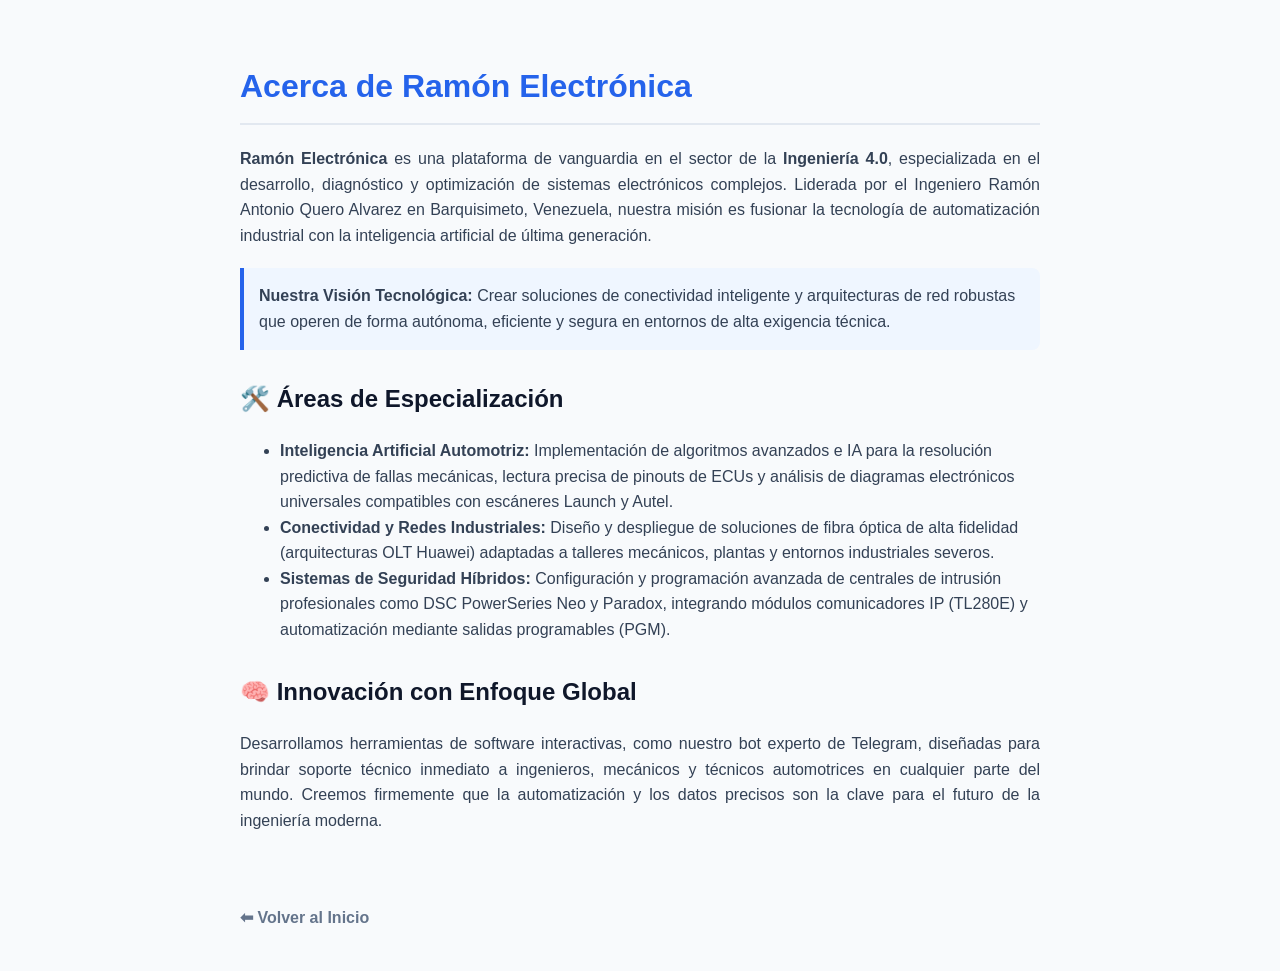
<file: acerca-de.html>
<!DOCTYPE html>
<html lang="es">
<head>
    <meta charset="UTF-8">
    <meta name="viewport" content="width=device-width, initial-scale=1.0">
    <title>Acerca de - Ramón Electrónica</title>
    <style>
        body { font-family: sans-serif; line-height: 1.6; color: #334155; max-width: 800px; margin: 0 auto; padding: 40px 20px; background-color: #f8fafc; }
        h1 { color: #2563eb; border-bottom: 2px solid #e2e8f0; padding-bottom: 10px; }
        h2 { color: #0f172a; margin-top: 30px; }
        p { text-align: justify; font-size: 16px; }
        .highlight { background-color: #eff6ff; border-left: 4px solid #2563eb; padding: 15px; margin: 20px 0; border-radius: 0 8px 8px 0; }
        .back-btn { display: inline-block; margin-top: 30px; color: #64748b; text-decoration: none; font-weight: bold; }
        .back-btn:hover { color: #334155; }
    </style>
</head>
<body>

    <h1>Acerca de Ramón Electrónica</h1>
    <p><strong>Ramón Electrónica</strong> es una plataforma de vanguardia en el sector de la <strong>Ingeniería 4.0</strong>, especializada en el desarrollo, diagnóstico y optimización de sistemas electrónicos complejos. Liderada por el Ingeniero Ramón Antonio Quero Alvarez en Barquisimeto, Venezuela, nuestra misión es fusionar la tecnología de automatización industrial con la inteligencia artificial de última generación.</p>

    <div class="highlight">
        <strong>Nuestra Visión Tecnológica:</strong> Crear soluciones de conectividad inteligente y arquitecturas de red robustas que operen de forma autónoma, eficiente y segura en entornos de alta exigencia técnica.
    </div>

    <h2>🛠️ Áreas de Especialización</h2>
    <ul>
        <li><strong>Inteligencia Artificial Automotriz:</strong> Implementación de algoritmos avanzados e IA para la resolución predictiva de fallas mecánicas, lectura precisa de pinouts de ECUs y análisis de diagramas electrónicos universales compatibles con escáneres Launch y Autel.</li>
        <li><strong>Conectividad y Redes Industriales:</strong> Diseño y despliegue de soluciones de fibra óptica de alta fidelidad (arquitecturas OLT Huawei) adaptadas a talleres mecánicos, plantas y entornos industriales severos.</li>
        <li><strong>Sistemas de Seguridad Híbridos:</strong> Configuración y programación avanzada de centrales de intrusión profesionales como DSC PowerSeries Neo y Paradox, integrando módulos comunicadores IP (TL280E) y automatización mediante salidas programables (PGM).</li>
    </ul>

    <h2>🧠 Innovación con Enfoque Global</h2>
    <p>Desarrollamos herramientas de software interactivas, como nuestro bot experto de Telegram, diseñadas para brindar soporte técnico inmediato a ingenieros, mecánicos y técnicos automotrices en cualquier parte del mundo. Creemos firmemente que la automatización y los datos precisos son la clave para el futuro de la ingeniería moderna.</p>

    <br>
    <a href="/" class="back-btn">⬅ Volver al Inicio</a>

</body>
</html>
</file>
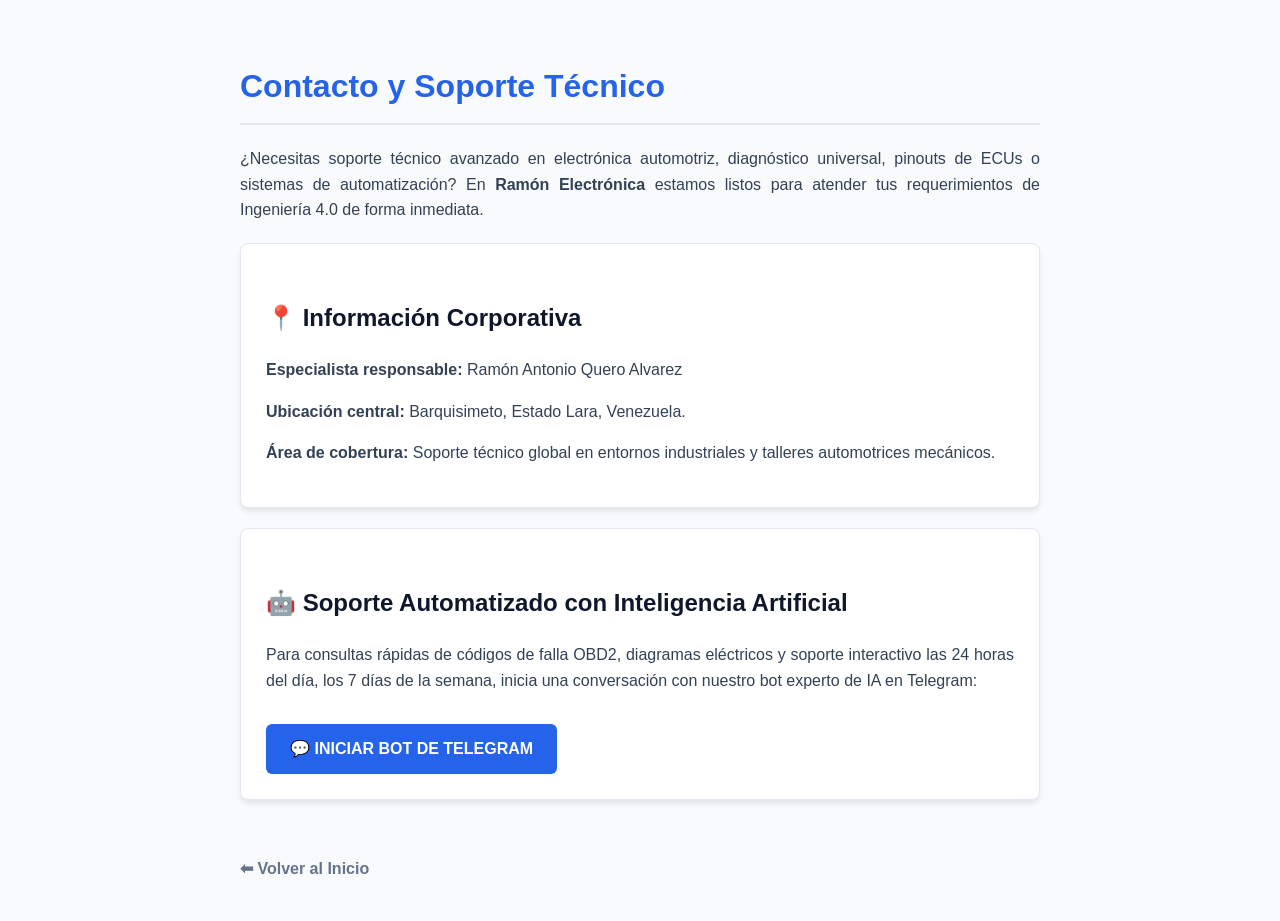
<file: contacto.html>
<!DOCTYPE html>
<html lang="es">
<head>
    <meta charset="UTF-8">
    <meta name="viewport" content="width=device-width, initial-scale=1.0">
    <title>Contacto Técnico - Ramón Electrónica</title>
    <style>
        body { font-family: sans-serif; line-height: 1.6; color: #334155; max-width: 800px; margin: 0 auto; padding: 40px 20px; background-color: #f8fafc; }
        h1 { color: #2563eb; border-bottom: 2px solid #e2e8f0; padding-bottom: 10px; }
        h2 { color: #0f172a; margin-top: 30px; }
        p { text-align: justify; font-size: 16px; }
        .card { background: white; padding: 25px; border-radius: 8px; box-shadow: 0 4px 6px -1px rgba(0,0,0,0.1); margin-top: 20px; border: 1px solid #e2e8f0; }
        .btn-telegram { display: inline-flex; align-items: center; gap: 10px; margin-top: 15px; padding: 12px 24px; background-color: #2563eb; color: white; text-decoration: none; border-radius: 6px; font-weight: bold; font-size: 16px; }
        .btn-telegram:hover { background-color: #1d4ed8; }
        .back-btn { display: inline-block; margin-top: 30px; color: #64748b; text-decoration: none; font-weight: bold; }
        .back-btn:hover { color: #334155; }
    </style>
</head>
<body>

    <h1>Contacto y Soporte Técnico</h1>
    <p>¿Necesitas soporte técnico avanzado en electrónica automotriz, diagnóstico universal, pinouts de ECUs o sistemas de automatización? En <strong>Ramón Electrónica</strong> estamos listos para atender tus requerimientos de Ingeniería 4.0 de forma inmediata.</p>

    <div class="card">
        <h2>📍 Información Corporativa</h2>
        <p><strong>Especialista responsable:</strong> Ramón Antonio Quero Alvarez</p>
        <p><strong>Ubicación central:</strong> Barquisimeto, Estado Lara, Venezuela.</p>
        <p><strong>Área de cobertura:</strong> Soporte técnico global en entornos industriales y talleres automotrices mecánicos.</p>
    </div>

    <div class="card">
        <h2>🤖 Soporte Automatizado con Inteligencia Artificial</h2>
        <p>Para consultas rápidas de códigos de falla OBD2, diagramas eléctricos y soporte interactivo las 24 horas del día, los 7 días de la semana, inicia una conversación con nuestro bot experto de IA en Telegram:</p>
        
        <a href="t.me" target="_blank" class="btn-telegram">
            💬 INICIAR BOT DE TELEGRAM
        </a>
    </div>

    <br>
    <a href="/" class="back-btn">⬅ Volver al Inicio</a>

</body>
</html>
</file>
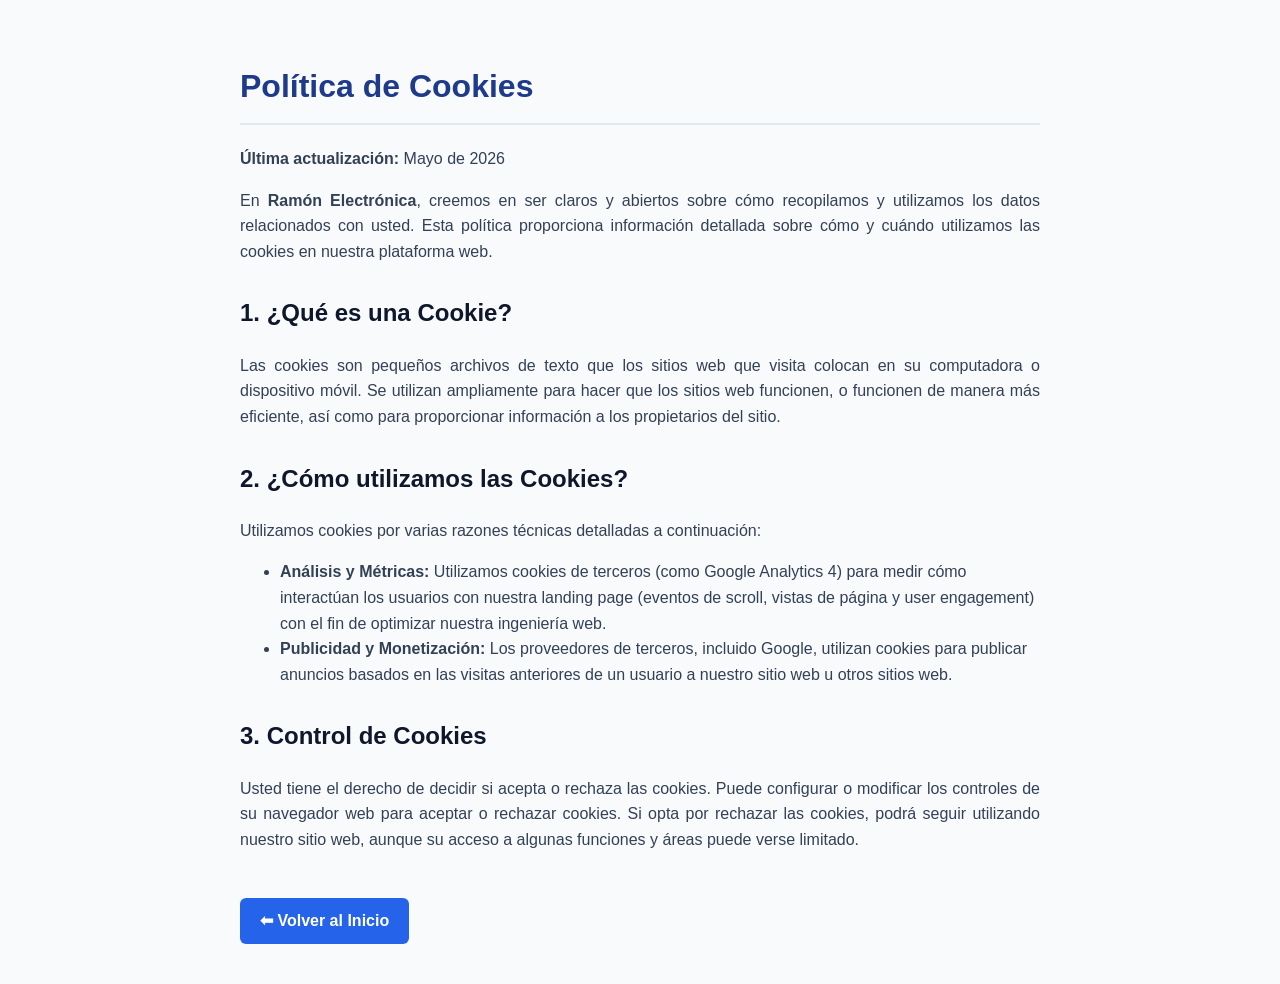
<file: cookies.html>
<!DOCTYPE html>
<html lang="es">
<head>
    <meta charset="UTF-8">
    <meta name="viewport" content="width=device-width, initial-scale=1.0">
    <title>Política de Cookies - Ramón Electrónica</title>
    <style>
        body { font-family: sans-serif; line-height: 1.6; color: #334155; max-width: 800px; margin: 0 auto; padding: 40px 20px; background-color: #f8fafc; }
        h1 { color: #1e3a8a; border-bottom: 2px solid #e2e8f0; padding-bottom: 10px; }
        h2 { color: #0f172a; margin-top: 30px; }
        p { text-align: justify; }
        .back-btn { display: inline-block; margin-top: 30px; padding: 10px 20px; background-color: #2563eb; color: white; text-decoration: none; border-radius: 6px; font-weight: bold; }
        .back-btn:hover { background-color: #1d4ed8; }
    </style>
</head>
<body>

    <h1>Política de Cookies</h1>
    <p><strong>Última actualización:</strong> Mayo de 2026</p>
    <p>En <strong>Ramón Electrónica</strong>, creemos en ser claros y abiertos sobre cómo recopilamos y utilizamos los datos relacionados con usted. Esta política proporciona información detallada sobre cómo y cuándo utilizamos las cookies en nuestra plataforma web.</p>

    <h2>1. ¿Qué es una Cookie?</h2>
    <p>Las cookies son pequeños archivos de texto que los sitios web que visita colocan en su computadora o dispositivo móvil. Se utilizan ampliamente para hacer que los sitios web funcionen, o funcionen de manera más eficiente, así como para proporcionar información a los propietarios del sitio.</p>

    <h2>2. ¿Cómo utilizamos las Cookies?</h2>
    <p>Utilizamos cookies por varias razones técnicas detalladas a continuación:</p>
    <ul>
        <li><strong>Análisis y Métricas:</strong> Utilizamos cookies de terceros (como Google Analytics 4) para medir cómo interactúan los usuarios con nuestra landing page (eventos de scroll, vistas de página y user engagement) con el fin de optimizar nuestra ingeniería web.</li>
        <li><strong>Publicidad y Monetización:</strong> Los proveedores de terceros, incluido Google, utilizan cookies para publicar anuncios basados en las visitas anteriores de un usuario a nuestro sitio web u otros sitios web.</li>
    </ul>

    <h2>3. Control de Cookies</h2>
    <p>Usted tiene el derecho de decidir si acepta o rechaza las cookies. Puede configurar o modificar los controles de su navegador web para aceptar o rechazar cookies. Si opta por rechazar las cookies, podrá seguir utilizando nuestro sitio web, aunque su acceso a algunas funciones y áreas puede verse limitado.</p>

    <a href="/" class="back-btn">⬅ Volver al Inicio</a>

</body>
</html>
</file>
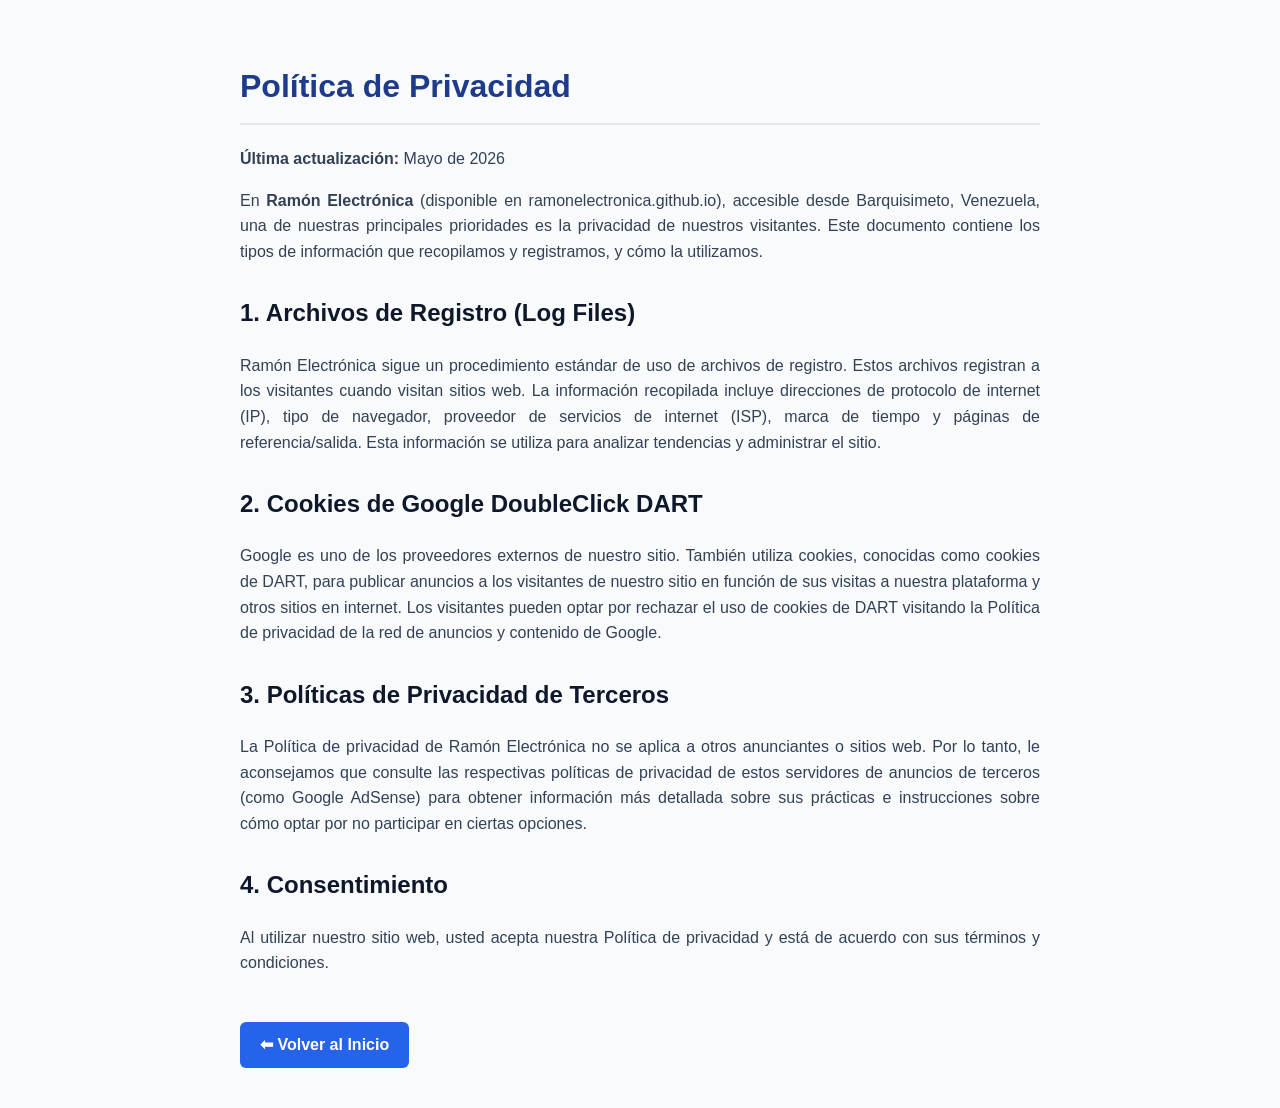
<file: privacidad.html>
<!DOCTYPE html>
<html lang="es">
<head>
    <meta charset="UTF-8">
    <meta name="viewport" content="width=device-width, initial-scale=1.0">
    <title>Política de Privacidad - Ramón Electrónica</title>
    <style>
        body { font-family: sans-serif; line-height: 1.6; color: #334155; max-width: 800px; margin: 0 auto; padding: 40px 20px; background-color: #f8fafc; }
        h1 { color: #1e3a8a; border-bottom: 2px solid #e2e8f0; padding-bottom: 10px; }
        h2 { color: #0f172a; margin-top: 30px; }
        p { text-align: justify; }
        .back-btn { display: inline-block; margin-top: 30px; padding: 10px 20px; background-color: #2563eb; color: white; text-decoration: none; border-radius: 6px; font-weight: bold; }
        .back-btn:hover { background-color: #1d4ed8; }
    </style>
</head>
<body>

    <h1>Política de Privacidad</h1>
    <p><strong>Última actualización:</strong> Mayo de 2026</p>
    <p>En <strong>Ramón Electrónica</strong> (disponible en ramonelectronica.github.io), accesible desde Barquisimeto, Venezuela, una de nuestras principales prioridades es la privacidad de nuestros visitantes. Este documento contiene los tipos de información que recopilamos y registramos, y cómo la utilizamos.</p>

    <h2>1. Archivos de Registro (Log Files)</h2>
    <p>Ramón Electrónica sigue un procedimiento estándar de uso de archivos de registro. Estos archivos registran a los visitantes cuando visitan sitios web. La información recopilada incluye direcciones de protocolo de internet (IP), tipo de navegador, proveedor de servicios de internet (ISP), marca de tiempo y páginas de referencia/salida. Esta información se utiliza para analizar tendencias y administrar el sitio.</p>

    <h2>2. Cookies de Google DoubleClick DART</h2>
    <p>Google es uno de los proveedores externos de nuestro sitio. También utiliza cookies, conocidas como cookies de DART, para publicar anuncios a los visitantes de nuestro sitio en función de sus visitas a nuestra plataforma y otros sitios en internet. Los visitantes pueden optar por rechazar el uso de cookies de DART visitando la Política de privacidad de la red de anuncios y contenido de Google.</p>

    <h2>3. Políticas de Privacidad de Terceros</h2>
    <p>La Política de privacidad de Ramón Electrónica no se aplica a otros anunciantes o sitios web. Por lo tanto, le aconsejamos que consulte las respectivas políticas de privacidad de estos servidores de anuncios de terceros (como Google AdSense) para obtener información más detallada sobre sus prácticas e instrucciones sobre cómo optar por no participar en ciertas opciones.</p>

    <h2>4. Consentimiento</h2>
    <p>Al utilizar nuestro sitio web, usted acepta nuestra Política de privacidad y está de acuerdo con sus términos y condiciones.</p>

    <a href="/" class="back-btn">⬅ Volver al Inicio</a>

</body>
</html>
</file>
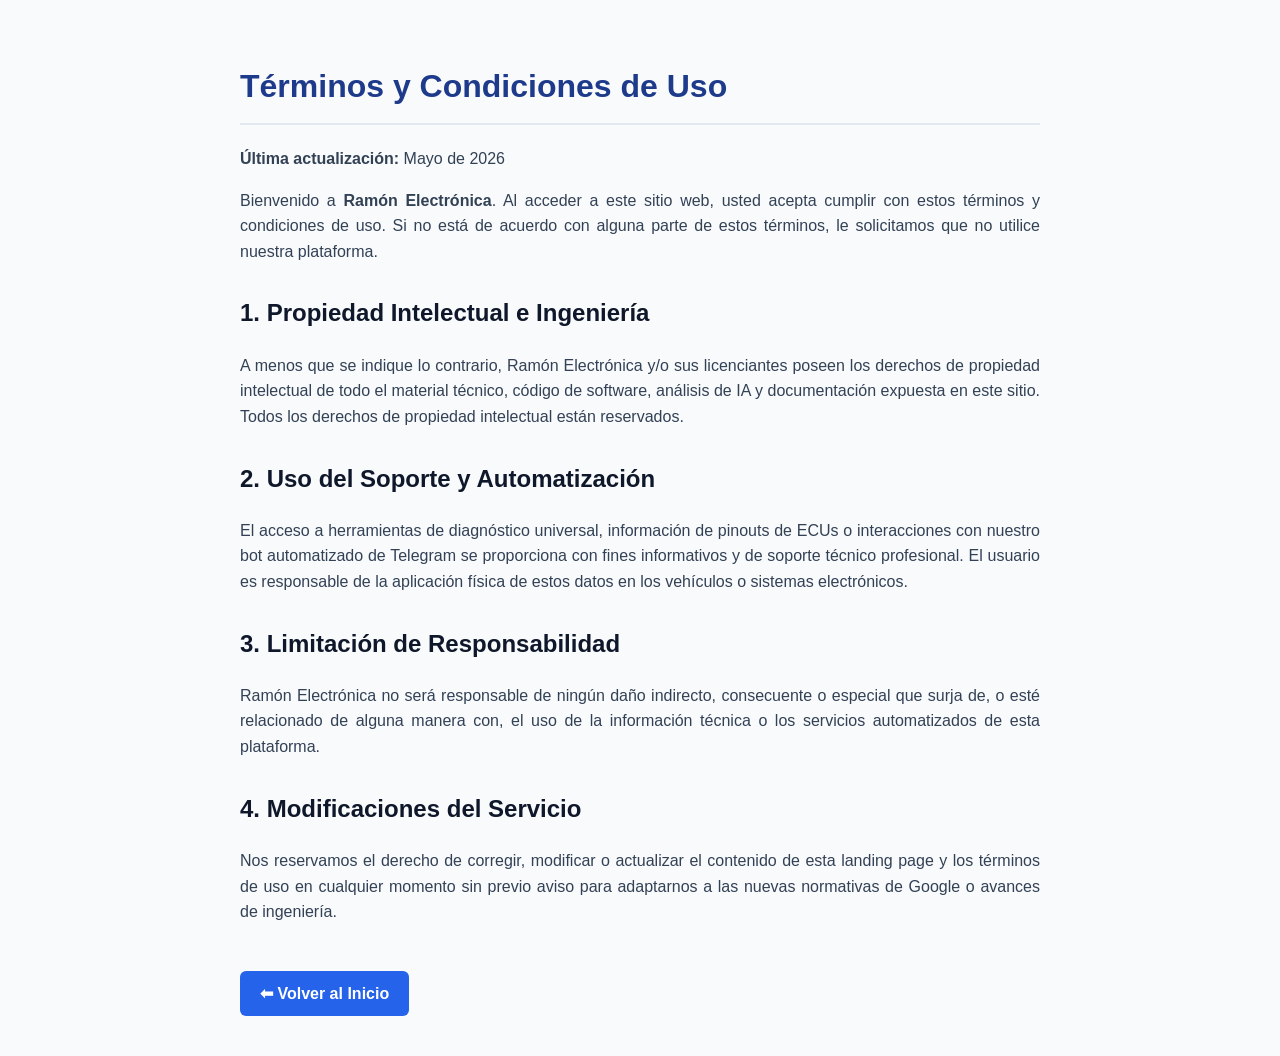
<file: terminos.html>
<!DOCTYPE html>
<html lang="es">
<head>
    <meta charset="UTF-8">
    <meta name="viewport" content="width=device-width, initial-scale=1.0">
    <title>Términos y Condiciones - Ramón Electrónica</title>
    <style>
        body { font-family: sans-serif; line-height: 1.6; color: #334155; max-width: 800px; margin: 0 auto; padding: 40px 20px; background-color: #f8fafc; }
        h1 { color: #1e3a8a; border-bottom: 2px solid #e2e8f0; padding-bottom: 10px; }
        h2 { color: #0f172a; margin-top: 30px; }
        p { text-align: justify; }
        .back-btn { display: inline-block; margin-top: 30px; padding: 10px 20px; background-color: #2563eb; color: white; text-decoration: none; border-radius: 6px; font-weight: bold; }
        .back-btn:hover { background-color: #1d4ed8; }
    </style>
</head>
<body>

    <h1>Términos y Condiciones de Uso</h1>
    <p><strong>Última actualización:</strong> Mayo de 2026</p>
    <p>Bienvenido a <strong>Ramón Electrónica</strong>. Al acceder a este sitio web, usted acepta cumplir con estos términos y condiciones de uso. Si no está de acuerdo con alguna parte de estos términos, le solicitamos que no utilice nuestra plataforma.</p>

    <h2>1. Propiedad Intelectual e Ingeniería</h2>
    <p>A menos que se indique lo contrario, Ramón Electrónica y/o sus licenciantes poseen los derechos de propiedad intelectual de todo el material técnico, código de software, análisis de IA y documentación expuesta en este sitio. Todos los derechos de propiedad intelectual están reservados.</p>

    <h2>2. Uso del Soporte y Automatización</h2>
    <p>El acceso a herramientas de diagnóstico universal, información de pinouts de ECUs o interacciones con nuestro bot automatizado de Telegram se proporciona con fines informativos y de soporte técnico profesional. El usuario es responsable de la aplicación física de estos datos en los vehículos o sistemas electrónicos.</p>

    <h2>3. Limitación de Responsabilidad</h2>
    <p>Ramón Electrónica no será responsable de ningún daño indirecto, consecuente o especial que surja de, o esté relacionado de alguna manera con, el uso de la información técnica o los servicios automatizados de esta plataforma.</p>

    <h2>4. Modificaciones del Servicio</h2>
    <p>Nos reservamos el derecho de corregir, modificar o actualizar el contenido de esta landing page y los términos de uso en cualquier momento sin previo aviso para adaptarnos a las nuevas normativas de Google o avances de ingeniería.</p>

    <a href="/" class="back-btn">⬅ Volver al Inicio</a>

</body>
</html>
</file>
